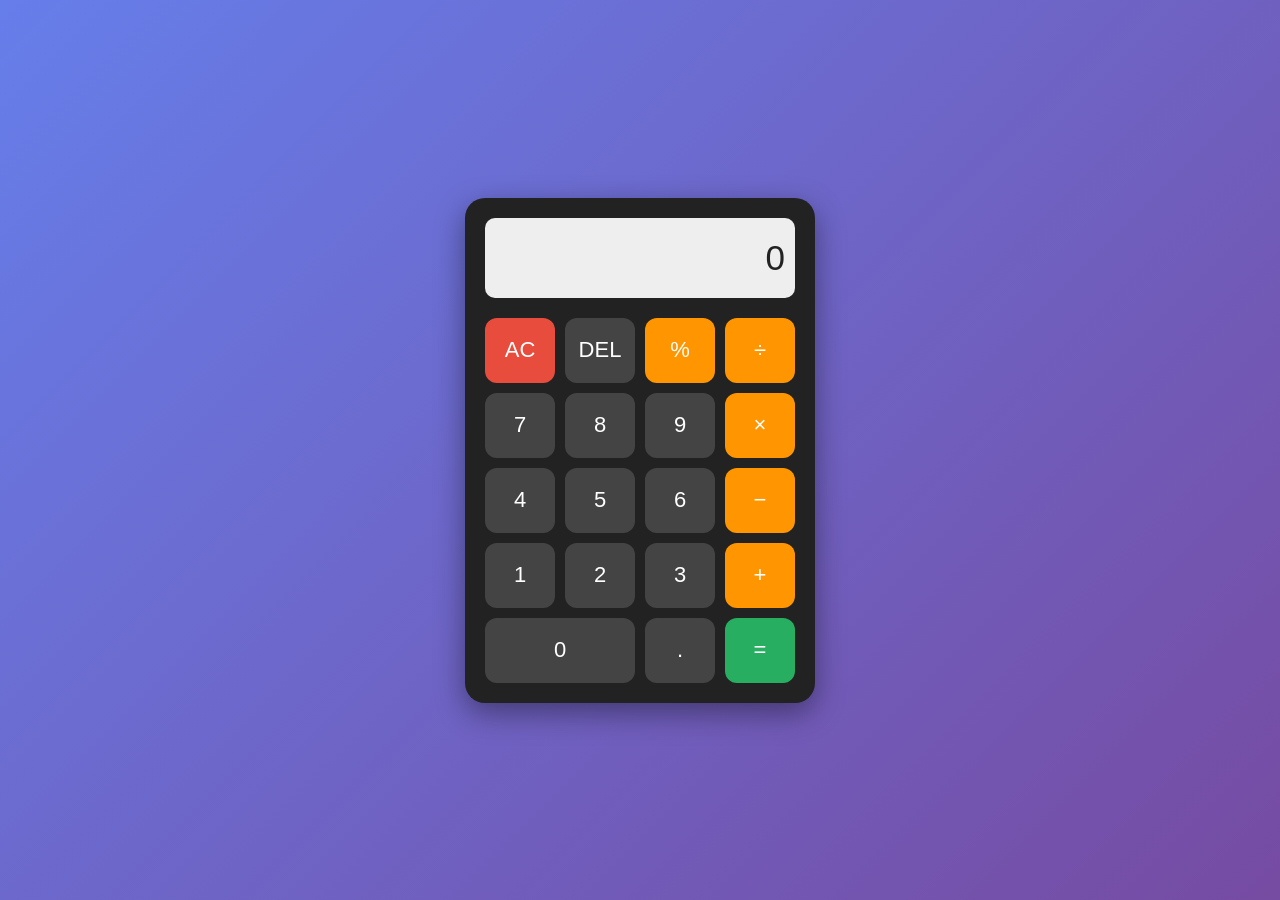
<file: Task-2-Calculator/index.html>
<!DOCTYPE html>
<html lang="en">


<head>
    <meta charset="UTF-8">
    <meta name="viewport" content="width=device-width, initial-scale=1.0">
    <title>Calculator</title>
    <link rel="stylesheet" href="/Task-2-Calculator/style.css">
</head>

<body>

    <div class="calculator">

        <input type="text" id="display" value="0" readonly>

        <div class="buttons">
            <button class="clear" onclick="clearDisplay()">AC</button>
            <button onclick="deleteNumber()">DEL</button>
            <button class="operator" onclick="appendValue('%')">%</button>
            <button class="operator" onclick="appendValue('/')">÷</button>

            <button onclick="appendValue('7')">7</button>
            <button onclick="appendValue('8')">8</button>
            <button onclick="appendValue('9')">9</button>
            <button class="operator" onclick="appendValue('*')">×</button>

            <button onclick="appendValue('4')">4</button>
            <button onclick="appendValue('5')">5</button>
            <button onclick="appendValue('6')">6</button>
            <button class="operator" onclick="appendValue('-')">−</button>

            <button onclick="appendValue('1')">1</button>
            <button onclick="appendValue('2')">2</button>
            <button onclick="appendValue('3')">3</button>
            <button class="operator" onclick="appendValue('+')">+</button>

            <button class="zero" onclick="appendValue('0')">0</button>
            <button onclick="appendValue('.')">.</button>
            <button class="equal" onclick="calculate()">=</button>
        </div>

    </div>

    <script src="/Task-2-Calculator/script.js"></script>
</body>

</html>
</file>
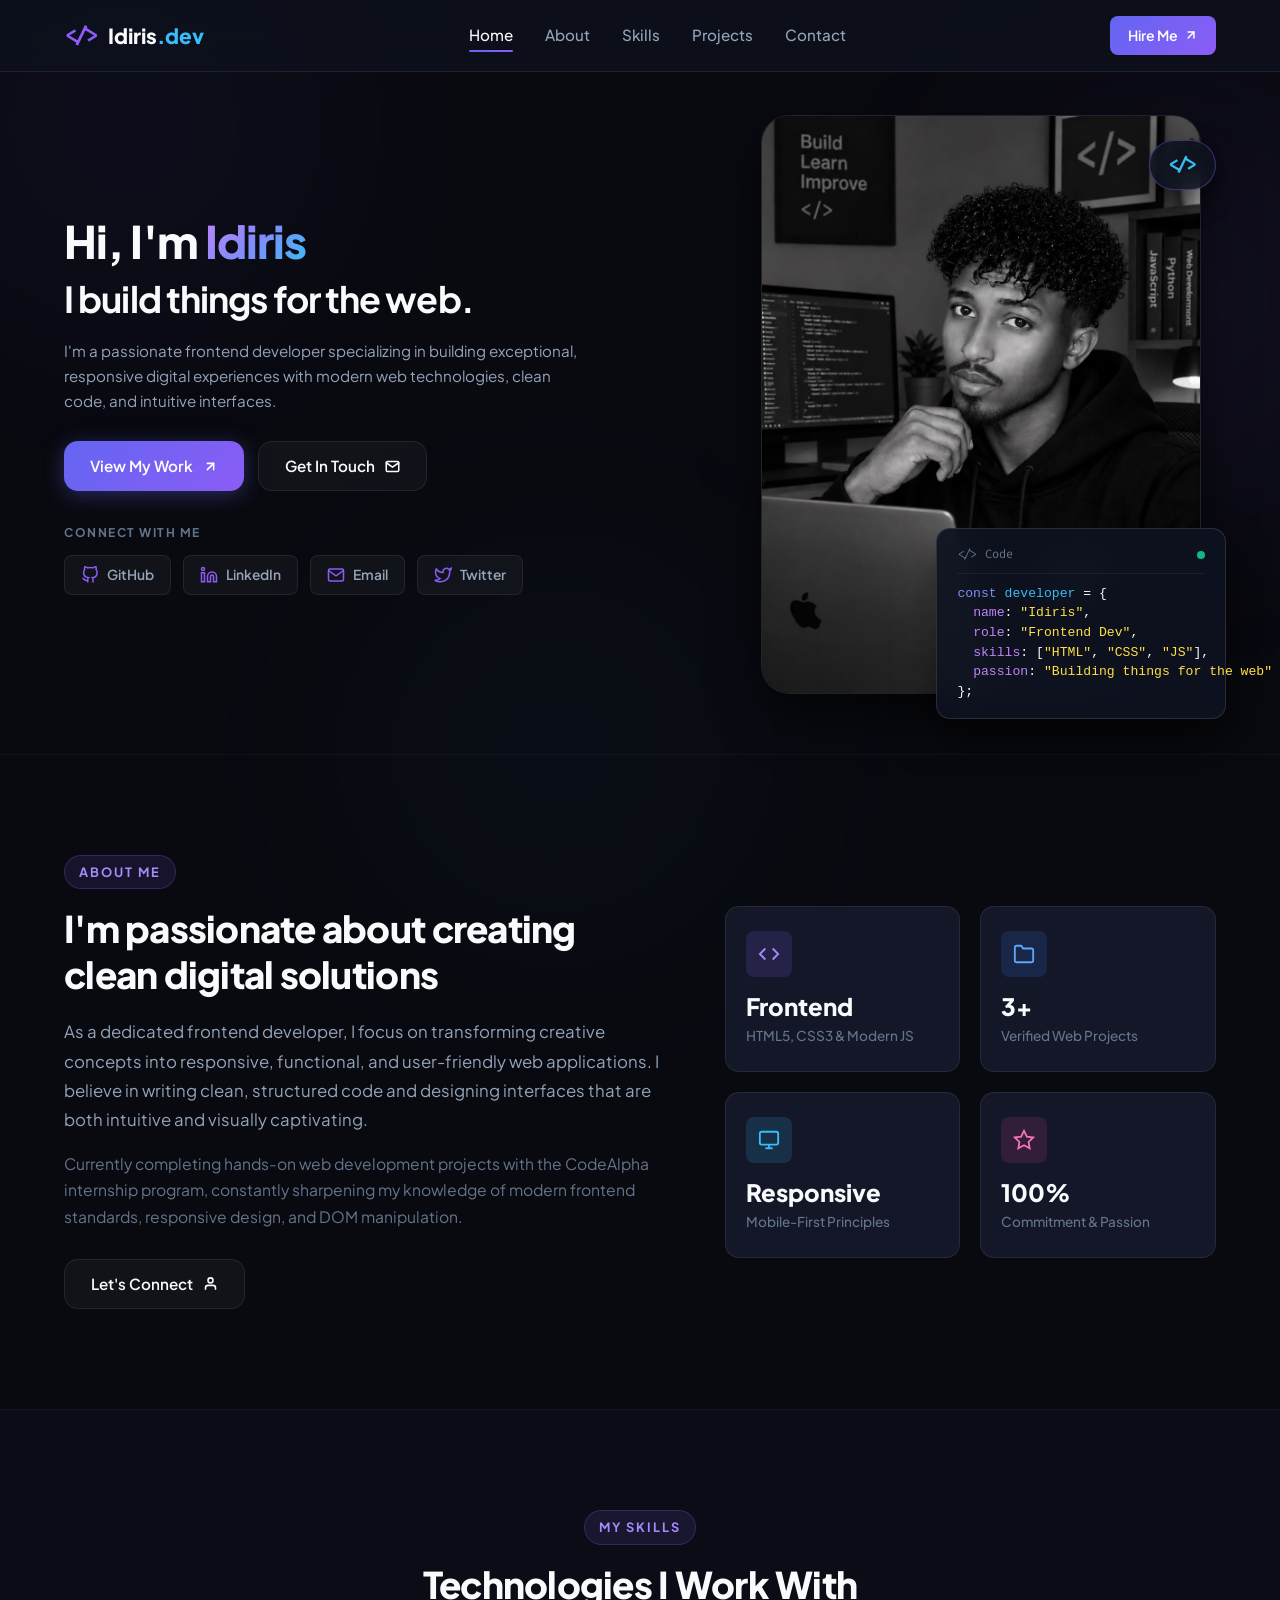
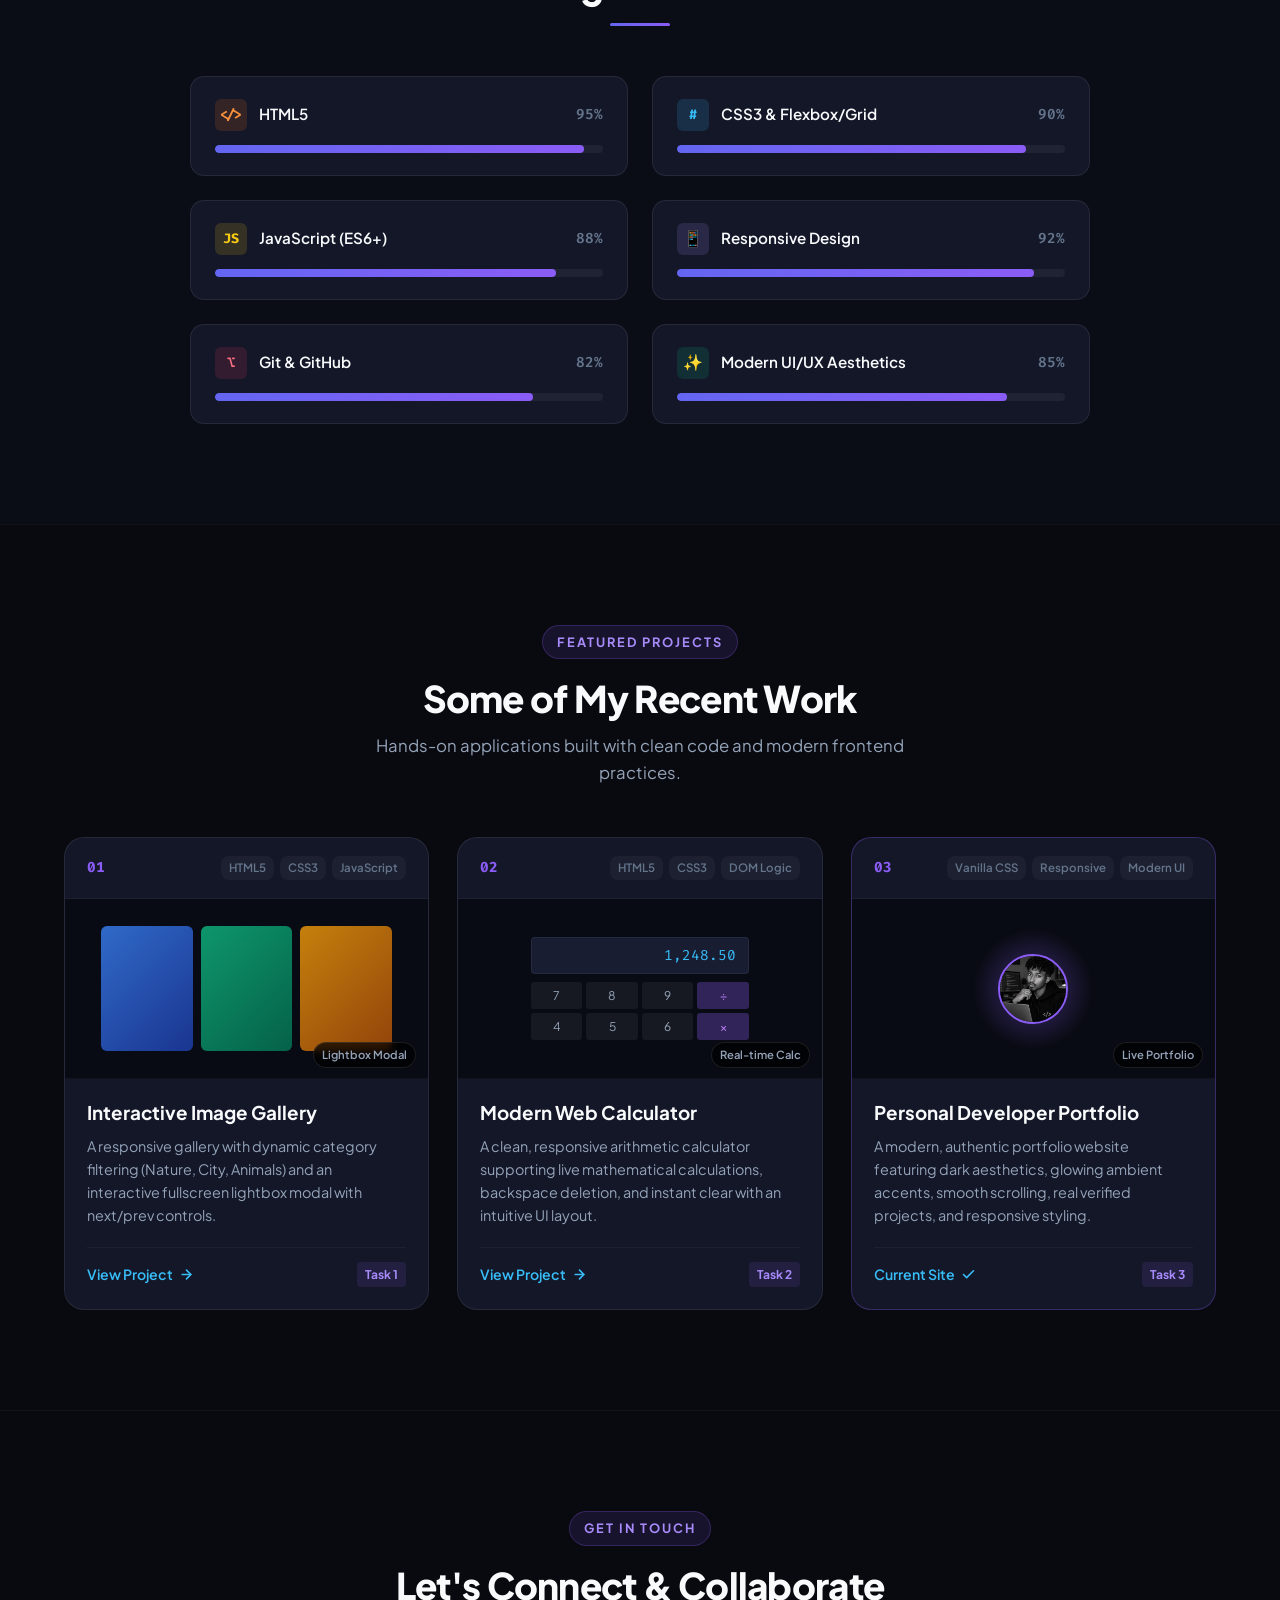
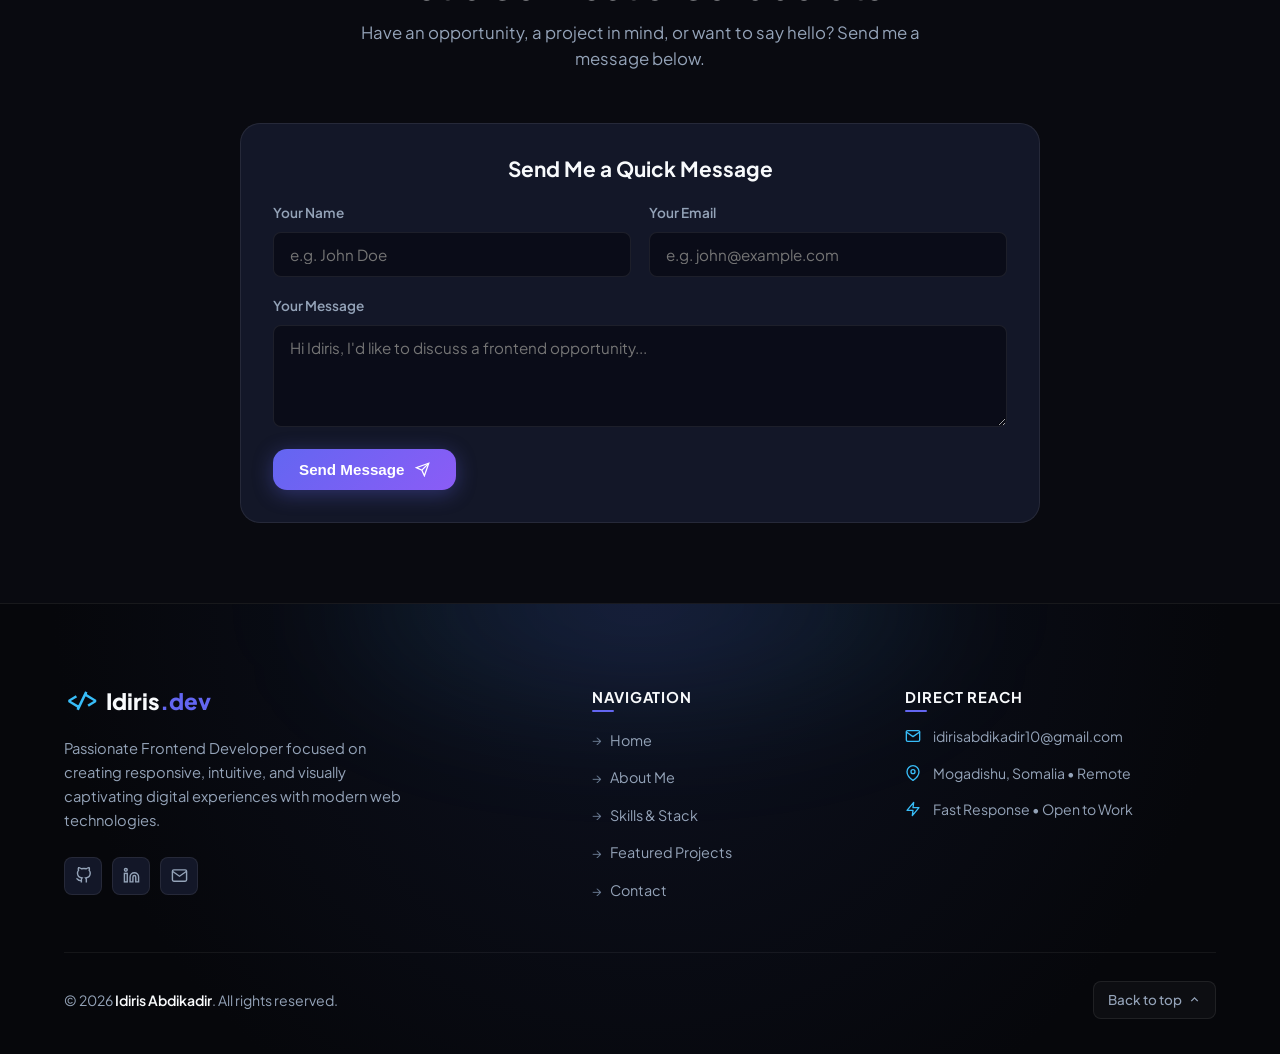
<file: Task-3-Portfolio/index.html>
<!DOCTYPE html>
<html lang="en">

<head>
    <meta charset="UTF-8">
    <meta name="viewport" content="width=device-width, initial-scale=1.0">
    <meta name="description"
        content="Personal Portfolio of Idiris Abdikadir - Frontend Developer crafting clean, modern, and responsive web applications.">
    <title>Idiris Abdikadir | Frontend Developer</title>

    <!-- Google Fonts -->
    <link rel="preconnect" href="https://fonts.googleapis.com">
    <link rel="preconnect" href="https://fonts.gstatic.com" crossorigin>
    <link
        href="https://fonts.googleapis.com/css2?family=Plus+Jakarta+Sans:wght@300;400;500;600;700;800&family=Fira+Code:wght@400;500&display=swap"
        rel="stylesheet">

    <!-- Stylesheet -->
    <link rel="stylesheet" href="style.css">
</head>

<body>

    <!-- Background Ambient Glows -->
    <div class="glow-orb glow-top-left"></div>
    <div class="glow-orb glow-top-right"></div>
    <div class="glow-orb glow-middle"></div>

    <!-- Navigation Bar -->
    <header class="navbar" id="navbar">
        <div class="nav-container">
            <a href="#home" class="nav-brand">
                <span class="brand-bracket">&lt;/&gt;</span>
                <span class="brand-name">Idiris<span class="brand-dot">.dev</span></span>
            </a>

            <nav class="nav-menu" id="nav-menu">
                <ul class="nav-list">
                    <li><a href="#home" class="nav-link active">Home</a></li>
                    <li><a href="#about" class="nav-link">About</a></li>
                    <li><a href="#skills" class="nav-link">Skills</a></li>
                    <li><a href="#projects" class="nav-link">Projects</a></li>
                    <li><a href="#contact" class="nav-link">Contact</a></li>
                </ul>
            </nav>

            <div class="nav-actions">
                <a href="#contact" class="btn-hire">
                    <span>Hire Me</span>
                    <svg class="icon-arrow" width="14" height="14" viewBox="0 0 24 24" fill="none" stroke="currentColor"
                        stroke-width="2.5" stroke-linecap="round" stroke-linejoin="round">
                        <line x1="7" y1="17" x2="17" y2="7"></line>
                        <polyline points="7 7 17 7 17 17"></polyline>
                    </svg>
                </a>
                <button class="mobile-toggle" id="mobile-toggle" aria-label="Toggle navigation">
                    <span class="bar"></span>
                    <span class="bar"></span>
                    <span class="bar"></span>
                </button>
            </div>
        </div>
    </header>

    <main>
        <!-- HERO SECTION -->
        <section class="hero-section" id="home">
            <div class="container hero-container">

                <!-- Hero Left: Content -->
                <div class="hero-content">
                    <h1 class="hero-title">
                        Hi, I'm <span class="gradient-text">Idiris</span>
                        <br>
                        <span class="hero-subtitle-line">I build things for the web.</span>
                    </h1>

                    <p class="hero-description">
                        I'm a passionate frontend developer specializing in building exceptional, responsive digital
                        experiences with modern web technologies, clean code, and intuitive interfaces.
                    </p>

                    <div class="hero-cta-group">
                        <a href="#projects" class="btn btn-primary">
                            <span>View My Work</span>
                            <svg width="15" height="15" viewBox="0 0 24 24" fill="none" stroke="currentColor"
                                stroke-width="2.5" stroke-linecap="round" stroke-linejoin="round">
                                <line x1="7" y1="17" x2="17" y2="7"></line>
                                <polyline points="7 7 17 7 17 17"></polyline>
                            </svg>
                        </a>
                        <a href="#contact" class="btn btn-secondary">
                            <span>Get In Touch</span>
                            <svg width="15" height="15" viewBox="0 0 24 24" fill="none" stroke="currentColor"
                                stroke-width="2.5" stroke-linecap="round" stroke-linejoin="round">
                                <path d="M4 4h16c1.1 0 2 .9 2 2v12c0 1.1-.9 2-2 2H4c-1.1 0-2-.9-2-2V6c0-1.1.9-2 2-2z">
                                </path>
                                <polyline points="22,6 12,13 2,6"></polyline>
                            </svg>
                        </a>
                    </div>

                    <div class="hero-social-strip">
                        <span class="social-label">CONNECT WITH ME</span>
                        <div class="hero-social-links">
                            <a href="https://github.com/idirisabdikadir" target="_blank" class="hero-social-btn"
                                title="GitHub">
                                <svg width="18" height="18" viewBox="0 0 24 24" fill="none" stroke="currentColor"
                                    stroke-width="2">
                                    <path
                                        d="M9 19c-5 1.5-5-2.5-7-3m14 6v-3.87a3.37 3.37 0 0 0-.94-2.61c3.14-.35 6.44-1.54 6.44-7A5.44 5.44 0 0 0 20 4.77 5.07 5.07 0 0 0 19.91 1S18.73.65 16 2.48a13.38 13.38 0 0 0-7 0C6.27.65 5.09 1 5.09 1A5.07 5.07 0 0 0 5 4.77a5.44 5.44 0 0 0-1.5 3.78c0 5.42 3.3 6.61 6.44 7A3.37 3.37 0 0 0 9 18.13V22">
                                    </path>
                                </svg>
                                <span>GitHub</span>
                            </a>
                            <a href="https://linkedin.com" target="_blank" class="hero-social-btn" title="LinkedIn">
                                <svg width="18" height="18" viewBox="0 0 24 24" fill="none" stroke="currentColor"
                                    stroke-width="2">
                                    <path
                                        d="M16 8a6 6 0 0 1 6 6v7h-4v-7a2 2 0 0 0-2-2 2 2 0 0 0-2 2v7h-4v-7a6 6 0 0 1 6-6z">
                                    </path>
                                    <rect x="2" y="9" width="4" height="12"></rect>
                                    <circle cx="4" cy="4" r="2"></circle>
                                </svg>
                                <span>LinkedIn</span>
                            </a>
                            <a href="mailto:idirisabdikadir10@gmail.com" class="hero-social-btn" title="Email">
                                <svg width="18" height="18" viewBox="0 0 24 24" fill="none" stroke="currentColor"
                                    stroke-width="2">
                                    <path
                                        d="M4 4h16c1.1 0 2 .9 2 2v12c0 1.1-.9 2-2 2H4c-1.1 0-2-.9-2-2V6c0-1.1.9-2 2-2z">
                                    </path>
                                    <polyline points="22,6 12,13 2,6"></polyline>
                                </svg>
                                <span>Email</span>
                            </a>
                            <a href="https://twitter.com" target="_blank" class="hero-social-btn" title="Twitter">
                                <svg width="18" height="18" viewBox="0 0 24 24" fill="none" stroke="currentColor"
                                    stroke-width="2">
                                    <path
                                        d="M23 3a10.9 10.9 0 0 1-3.14 1.53 4.48 4.48 0 0 0-7.86 3v1A10.66 10.66 0 0 1 3 4s-4 9 5 13a11.64 11.64 0 0 1-7 2c9 5 20 0 20-11.5a4.5 4.5 0 0 0-.08-.83A7.72 7.72 0 0 0 23 3z">
                                    </path>
                                </svg>
                                <span>Twitter</span>
                            </a>
                        </div>
                    </div>
                </div>

                <!-- Hero Right: Photo & Interactive Card -->
                <div class="hero-visual">
                    <div class="visual-wrapper">
                        <!-- Glowing Radial Backdrop -->
                        <div class="visual-glow-circle"></div>

                        <!-- Developer Image Container -->
                        <div class="image-frame">
                            <img src="images/my-image.jpeg" alt="Idiris Abdikadir - Frontend Developer"
                                class="hero-img">
                        </div>

                        <!-- Floating Code Badge </ > -->
                        <div class="floating-pill-badge">
                            <span class="code-symbol">&lt;/&gt;</span>
                        </div>

                        <!-- Floating Code Card -->
                        <div class="code-snippet-card">
                            <div class="card-window-header">
                                <span class="window-title">&lt;/&gt; Code</span>
                                <span class="status-indicator"></span>
                            </div>
                            <pre class="code-body"><code><span class="token-keyword">const</span> <span class="token-def">developer</span> = {
  <span class="token-prop">name</span>: <span class="token-string">"Idiris"</span>,
  <span class="token-prop">role</span>: <span class="token-string">"Frontend Dev"</span>,
  <span class="token-prop">skills</span>: [<span class="token-string">"HTML"</span>, <span class="token-string">"CSS"</span>, <span class="token-string">"JS"</span>],
  <span class="token-prop">passion</span>: <span class="token-string">"Building things for the web"</span>
};</code></pre>
                        </div>
                    </div>
                </div>

            </div>
        </section>

        <!-- ABOUT ME SECTION -->
        <section class="about-section" id="about">
            <div class="container">
                <div class="about-grid">

                    <!-- Left: Bio -->
                    <div class="about-info">
                        <div class="section-tag">ABOUT ME</div>
                        <h2 class="section-title">I'm passionate about creating clean digital solutions</h2>
                        <p class="section-text">
                            As a dedicated frontend developer, I focus on transforming creative concepts into
                            responsive, functional, and user-friendly web applications. I believe in writing clean,
                            structured code and designing interfaces that are both intuitive and visually captivating.
                        </p>
                        <p class="section-text-sub">
                            Currently completing hands-on web development projects with the CodeAlpha internship
                            program, constantly sharpening my knowledge of modern frontend standards, responsive design,
                            and DOM manipulation.
                        </p>
                        <div class="about-cta">
                            <a href="#contact" class="btn btn-secondary">
                                <span>Let's Connect</span>
                                <svg width="15" height="15" viewBox="0 0 24 24" fill="none" stroke="currentColor"
                                    stroke-width="2.5" stroke-linecap="round" stroke-linejoin="round">
                                    <path d="M20 21v-2a4 4 0 0 0-4-4H8a4 4 0 0 0-4 4v2"></path>
                                    <circle cx="12" cy="7" r="4"></circle>
                                </svg>
                            </a>
                        </div>
                    </div>

                    <!-- Right: Authentic 4 Stat Cards -->
                    <div class="stats-grid">
                        <div class="stat-card">
                            <div class="stat-icon-wrapper purple">
                                <svg width="22" height="22" viewBox="0 0 24 24" fill="none" stroke="currentColor"
                                    stroke-width="2">
                                    <polyline points="16 18 22 12 16 6"></polyline>
                                    <polyline points="8 6 2 12 8 18"></polyline>
                                </svg>
                            </div>
                            <div class="stat-content">
                                <h3 class="stat-number">Frontend</h3>
                                <p class="stat-label">HTML5, CSS3 & Modern JS</p>
                            </div>
                        </div>

                        <div class="stat-card">
                            <div class="stat-icon-wrapper blue">
                                <svg width="22" height="22" viewBox="0 0 24 24" fill="none" stroke="currentColor"
                                    stroke-width="2">
                                    <path
                                        d="M22 19a2 2 0 0 1-2 2H4a2 2 0 0 1-2-2V5a2 2 0 0 1 2-2h5l2 3h9a2 2 0 0 1 2 2z">
                                    </path>
                                </svg>
                            </div>
                            <div class="stat-content">
                                <h3 class="stat-number">3+</h3>
                                <p class="stat-label">Verified Web Projects</p>
                            </div>
                        </div>

                        <div class="stat-card">
                            <div class="stat-icon-wrapper cyan">
                                <svg width="22" height="22" viewBox="0 0 24 24" fill="none" stroke="currentColor"
                                    stroke-width="2">
                                    <rect x="2" y="3" width="20" height="14" rx="2" ry="2"></rect>
                                    <line x1="8" y1="21" x2="16" y2="21"></line>
                                    <line x1="12" y1="17" x2="12" y2="21"></line>
                                </svg>
                            </div>
                            <div class="stat-content">
                                <h3 class="stat-number">Responsive</h3>
                                <p class="stat-label">Mobile-First Principles</p>
                            </div>
                        </div>

                        <div class="stat-card">
                            <div class="stat-icon-wrapper violet">
                                <svg width="22" height="22" viewBox="0 0 24 24" fill="none" stroke="currentColor"
                                    stroke-width="2">
                                    <polygon
                                        points="12 2 15.09 8.26 22 9.27 17 14.14 18.18 21.02 12 17.77 5.82 21.02 7 14.14 2 9.27 8.91 8.26 12 2">
                                    </polygon>
                                </svg>
                            </div>
                            <div class="stat-content">
                                <h3 class="stat-number">100%</h3>
                                <p class="stat-label">Commitment & Passion</p>
                            </div>
                        </div>
                    </div>

                </div>
            </div>
        </section>

        <!-- SKILLS SECTION -->
        <section class="skills-section" id="skills">
            <div class="container">
                <div class="section-header text-center">
                    <div class="section-tag">MY SKILLS</div>
                    <h2 class="section-title">Technologies I Work With</h2>
                    <div class="header-divider"></div>
                </div>

                <div class="skills-grid">
                    <!-- HTML5 -->
                    <div class="skill-card">
                        <div class="skill-header">
                            <div class="skill-brand">
                                <div class="skill-icon html-icon">
                                    <span>&lt;/&gt;</span>
                                </div>
                                <span class="skill-name">HTML5</span>
                            </div>
                            <span class="skill-percent">95%</span>
                        </div>
                        <div class="progress-bar-bg">
                            <div class="progress-fill" style="--target-width: 95%;"></div>
                        </div>
                    </div>

                    <!-- CSS3 -->
                    <div class="skill-card">
                        <div class="skill-header">
                            <div class="skill-brand">
                                <div class="skill-icon css-icon">
                                    <span>#</span>
                                </div>
                                <span class="skill-name">CSS3 & Flexbox/Grid</span>
                            </div>
                            <span class="skill-percent">90%</span>
                        </div>
                        <div class="progress-bar-bg">
                            <div class="progress-fill" style="--target-width: 90%;"></div>
                        </div>
                    </div>

                    <!-- JavaScript -->
                    <div class="skill-card">
                        <div class="skill-header">
                            <div class="skill-brand">
                                <div class="skill-icon js-icon">
                                    <span>JS</span>
                                </div>
                                <span class="skill-name">JavaScript (ES6+)</span>
                            </div>
                            <span class="skill-percent">88%</span>
                        </div>
                        <div class="progress-bar-bg">
                            <div class="progress-fill" style="--target-width: 88%;"></div>
                        </div>
                    </div>

                    <!-- Responsive Design -->
                    <div class="skill-card">
                        <div class="skill-header">
                            <div class="skill-brand">
                                <div class="skill-icon responsive-icon">
                                    <span>📱</span>
                                </div>
                                <span class="skill-name">Responsive Design</span>
                            </div>
                            <span class="skill-percent">92%</span>
                        </div>
                        <div class="progress-bar-bg">
                            <div class="progress-fill" style="--target-width: 92%;"></div>
                        </div>
                    </div>

                    <!-- Git & GitHub -->
                    <div class="skill-card">
                        <div class="skill-header">
                            <div class="skill-brand">
                                <div class="skill-icon git-icon">
                                    <span>⌥</span>
                                </div>
                                <span class="skill-name">Git & GitHub</span>
                            </div>
                            <span class="skill-percent">82%</span>
                        </div>
                        <div class="progress-bar-bg">
                            <div class="progress-fill" style="--target-width: 82%;"></div>
                        </div>
                    </div>

                    <!-- UI / UX Styling -->
                    <div class="skill-card">
                        <div class="skill-header">
                            <div class="skill-brand">
                                <div class="skill-icon ui-icon">
                                    <span>✨</span>
                                </div>
                                <span class="skill-name">Modern UI/UX Aesthetics</span>
                            </div>
                            <span class="skill-percent">85%</span>
                        </div>
                        <div class="progress-bar-bg">
                            <div class="progress-fill" style="--target-width: 85%;"></div>
                        </div>
                    </div>
                </div>
            </div>
        </section>

        <!-- FEATURED PROJECTS SECTION -->
        <section class="projects-section" id="projects">
            <div class="container">
                <div class="section-header text-center">
                    <div class="section-tag">FEATURED PROJECTS</div>
                    <h2 class="section-title">Some of My Recent Work</h2>
                    <p class="section-subtitle">Hands-on applications built with clean code and modern frontend
                        practices.</p>
                </div>

                <div class="projects-grid">

                    <!-- Project 01: Image Gallery -->
                    <div class="project-card">
                        <div class="project-card-top">
                            <span class="project-num">01</span>
                            <div class="project-tags">
                                <span class="tag">HTML5</span>
                                <span class="tag">CSS3</span>
                                <span class="tag">JavaScript</span>
                            </div>
                        </div>

                        <div class="project-preview gallery-preview">
                            <div class="preview-backdrop">
                                <div class="preview-mosaic">
                                    <div class="mosaic-box m1"></div>
                                    <div class="mosaic-box m2"></div>
                                    <div class="mosaic-box m3"></div>
                                </div>
                                <div class="preview-badge">Lightbox Modal</div>
                            </div>
                        </div>

                        <div class="project-info">
                            <h3 class="project-title">Interactive Image Gallery</h3>
                            <p class="project-desc">
                                A responsive gallery with dynamic category filtering (Nature, City, Animals) and an
                                interactive fullscreen lightbox modal with next/prev controls.
                            </p>
                            <div class="project-footer">
                                <a href="../Task-1-Image-Gallery/index.html" target="_blank" class="project-link">
                                    <span>View Project</span>
                                    <svg width="15" height="15" viewBox="0 0 24 24" fill="none" stroke="currentColor"
                                        stroke-width="2.5" stroke-linecap="round" stroke-linejoin="round">
                                        <line x1="5" y1="12" x2="19" y2="12"></line>
                                        <polyline points="12 5 19 12 12 19"></polyline>
                                    </svg>
                                </a>
                                <span class="task-badge">Task 1</span>
                            </div>
                        </div>
                    </div>

                    <!-- Project 02: Calculator -->
                    <div class="project-card">
                        <div class="project-card-top">
                            <span class="project-num">02</span>
                            <div class="project-tags">
                                <span class="tag">HTML5</span>
                                <span class="tag">CSS3</span>
                                <span class="tag">DOM Logic</span>
                            </div>
                        </div>

                        <div class="project-preview calc-preview">
                            <div class="preview-backdrop">
                                <div class="preview-calc-screen">1,248.50</div>
                                <div class="preview-calc-keys">
                                    <span>7</span><span>8</span><span>9</span><span class="accent-key">÷</span>
                                    <span>4</span><span>5</span><span>6</span><span class="accent-key">×</span>
                                </div>
                                <div class="preview-badge">Real-time Calc</div>
                            </div>
                        </div>

                        <div class="project-info">
                            <h3 class="project-title">Modern Web Calculator</h3>
                            <p class="project-desc">
                                A clean, responsive arithmetic calculator supporting live mathematical calculations,
                                backspace deletion, and instant clear with an intuitive UI layout.
                            </p>
                            <div class="project-footer">
                                <a href="../Task-2-Calculator/index.html" target="_blank" class="project-link">
                                    <span>View Project</span>
                                    <svg width="15" height="15" viewBox="0 0 24 24" fill="none" stroke="currentColor"
                                        stroke-width="2.5" stroke-linecap="round" stroke-linejoin="round">
                                        <line x1="5" y1="12" x2="19" y2="12"></line>
                                        <polyline points="12 5 19 12 12 19"></polyline>
                                    </svg>
                                </a>
                                <span class="task-badge">Task 2</span>
                            </div>
                        </div>
                    </div>

                    <!-- Project 03: Portfolio -->
                    <div class="project-card active-card">
                        <div class="project-card-top">
                            <span class="project-num">03</span>
                            <div class="project-tags">
                                <span class="tag">Vanilla CSS</span>
                                <span class="tag">Responsive</span>
                                <span class="tag">Modern UI</span>
                            </div>
                        </div>

                        <div class="project-preview portfolio-preview">
                            <div class="preview-backdrop">
                                <div class="preview-port-glow"></div>
                                <div class="preview-avatar-mini">
                                    <img src="images/my-image.jpeg" alt="Avatar Thumbnail">
                                </div>
                                <div class="preview-badge">Live Portfolio</div>
                            </div>
                        </div>

                        <div class="project-info">
                            <h3 class="project-title">Personal Developer Portfolio</h3>
                            <p class="project-desc">
                                A modern, authentic portfolio website featuring dark aesthetics, glowing ambient
                                accents, smooth scrolling, real verified projects, and responsive styling.
                            </p>
                            <div class="project-footer">
                                <a href="#home" class="project-link">
                                    <span>Current Site</span>
                                    <svg width="15" height="15" viewBox="0 0 24 24" fill="none" stroke="currentColor"
                                        stroke-width="2.5" stroke-linecap="round" stroke-linejoin="round">
                                        <polyline points="20 6 9 17 4 12"></polyline>
                                    </svg>
                                </a>
                                <span class="task-badge">Task 3</span>
                            </div>
                        </div>
                    </div>

                </div>
            </div>
        </section>

        <!-- CONTACT SECTION -->
        <section class="contact-section" id="contact">
            <div class="container">
                <div class="section-header text-center">
                    <div class="section-tag">GET IN TOUCH</div>
                    <h2 class="section-title">Let's Connect &amp; Collaborate</h2>
                    <p class="section-subtitle">Have an opportunity, a project in mind, or want to say hello? Send me a message below.</p>
                </div>

                <!-- Interactive Quick Message Form -->
                <div class="message-box-card">
                    <h3 class="message-box-title">Send Me a Quick Message</h3>
                    <form id="contact-form" class="contact-form">
                        <div class="form-row">
                            <div class="input-group">
                                <label for="name">Your Name</label>
                                <input type="text" id="name" placeholder="e.g. John Doe" required>
                            </div>
                            <div class="input-group">
                                <label for="email">Your Email</label>
                                <input type="email" id="email" placeholder="e.g. john@example.com" required>
                            </div>
                        </div>
                        <div class="input-group">
                            <label for="message">Your Message</label>
                            <textarea id="message" rows="4"
                                placeholder="Hi Idiris, I'd like to discuss a frontend opportunity..."
                                required></textarea>
                        </div>
                        <button type="submit" class="btn btn-primary form-submit-btn">
                            <span>Send Message</span>
                            <svg width="15" height="15" viewBox="0 0 24 24" fill="none" stroke="currentColor"
                                stroke-width="2">
                                <line x1="22" y1="2" x2="11" y2="13"></line>
                                <polygon points="22 2 15 22 11 13 2 9 22 2"></polygon>
                            </svg>
                        </button>
                    </form>
                </div>

            </div>
        </section>
    </main>

    <!-- FOOTER -->
    <footer class="footer">
        <!-- Ambient Glow -->
        <div class="footer-glow"></div>

        <div class="container footer-content-wrap">
            <!-- Main 3-Column Grid -->
            <div class="footer-main-grid">
                <!-- Column 1: Brand & Overview -->
                <div class="footer-col footer-col-brand">
                    <a href="#home" class="footer-brand">
                        <span class="brand-bracket">&lt;/&gt;</span>
                        <span class="brand-name">Idiris<span class="brand-dot">.dev</span></span>
                    </a>
                    <p class="footer-bio">
                        Passionate Frontend Developer focused on creating responsive, intuitive, and visually
                        captivating digital experiences with modern web technologies.
                    </p>
                    <div class="footer-social-icons">
                        <a href="https://github.com/idirisabdikadir" target="_blank" class="footer-social-link"
                            title="GitHub" aria-label="GitHub">
                            <svg width="17" height="17" viewBox="0 0 24 24" fill="none" stroke="currentColor"
                                stroke-width="2">
                                <path
                                    d="M9 19c-5 1.5-5-2.5-7-3m14 6v-3.87a3.37 3.37 0 0 0-.94-2.61c3.14-.35 6.44-1.54 6.44-7A5.44 5.44 0 0 0 20 4.77 5.07 5.07 0 0 0 19.91 1S18.73.65 16 2.48a13.38 13.38 0 0 0-7 0C6.27.65 5.09 1 5.09 1A5.07 5.07 0 0 0 5 4.77a5.44 5.44 0 0 0-1.5 3.78c0 5.42 3.3 6.61 6.44 7A3.37 3.37 0 0 0 9 18.13V22">
                                </path>
                            </svg>
                        </a>
                        <a href="https://linkedin.com" target="_blank" class="footer-social-link" title="LinkedIn"
                            aria-label="LinkedIn">
                            <svg width="17" height="17" viewBox="0 0 24 24" fill="none" stroke="currentColor"
                                stroke-width="2">
                                <path
                                    d="M16 8a6 6 0 0 1 6 6v7h-4v-7a2 2 0 0 0-2-2 2 2 0 0 0-2 2v7h-4v-7a6 6 0 0 1 6-6z">
                                </path>
                                <rect x="2" y="9" width="4" height="12"></rect>
                                <circle cx="4" cy="4" r="2"></circle>
                            </svg>
                        </a>
                        <a href="mailto:idirisabdikadir10@gmail.com" class="footer-social-link" title="Email"
                            aria-label="Email">
                            <svg width="17" height="17" viewBox="0 0 24 24" fill="none" stroke="currentColor"
                                stroke-width="2">
                                <path d="M4 4h16c1.1 0 2 .9 2 2v12c0 1.1-.9 2-2 2H4c-1.1 0-2-.9-2-2V6c0-1.1.9-2 2-2z">
                                </path>
                                <polyline points="22,6 12,13 2,6"></polyline>
                            </svg>
                        </a>
                    </div>
                </div>

                <!-- Column 2: Navigation Links -->
                <div class="footer-col">
                    <h4 class="footer-col-title">Navigation</h4>
                    <ul class="footer-links-list">
                        <li><a href="#home" class="footer-link"><span class="link-arrow">→</span> Home</a></li>
                        <li><a href="#about" class="footer-link"><span class="link-arrow">→</span> About Me</a></li>
                        <li><a href="#skills" class="footer-link"><span class="link-arrow">→</span> Skills &amp;
                                Stack</a></li>
                        <li><a href="#projects" class="footer-link"><span class="link-arrow">→</span> Featured
                                Projects</a></li>
                        <li><a href="#contact" class="footer-link"><span class="link-arrow">→</span> Contact</a></li>
                    </ul>
                </div>

                <!-- Column 3: Contact & Availability -->
                <div class="footer-col">
                    <h4 class="footer-col-title">Direct Reach</h4>
                    <div class="footer-contact-info">
                        <div class="footer-info-item">
                            <svg class="info-svg" width="16" height="16" viewBox="0 0 24 24" fill="none"
                                stroke="currentColor" stroke-width="2" stroke-linecap="round" stroke-linejoin="round">
                                <path d="M4 4h16c1.1 0 2 .9 2 2v12c0 1.1-.9 2-2 2H4c-1.1 0-2-.9-2-2V6c0-1.1.9-2 2-2z">
                                </path>
                                <polyline points="22,6 12,13 2,6"></polyline>
                            </svg>
                            <a href="mailto:idirisabdikadir10@gmail.com" class="footer-info-value">idirisabdikadir10@gmail.com</a>
                        </div>
                        <div class="footer-info-item">
                            <svg class="info-svg" width="16" height="16" viewBox="0 0 24 24" fill="none"
                                stroke="currentColor" stroke-width="2" stroke-linecap="round" stroke-linejoin="round">
                                <path d="M21 10c0 7-9 13-9 13s-9-6-9-13a9 9 0 0 1 18 0z"></path>
                                <circle cx="12" cy="10" r="3"></circle>
                            </svg>
                            <span class="footer-info-value">Mogadishu, Somalia &bull; Remote</span>
                        </div>
                        <div class="footer-info-item">
                            <svg class="info-svg" width="16" height="16" viewBox="0 0 24 24" fill="none"
                                stroke="currentColor" stroke-width="2" stroke-linecap="round" stroke-linejoin="round">
                                <polygon points="13 2 3 14 12 14 11 22 21 10 12 10 13 2"></polygon>
                            </svg>
                            <span class="footer-info-value">Fast Response &bull; Open to Work</span>
                        </div>
                    </div>
                </div>
            </div>

            <!-- Footer Bottom Divider & Bar -->
            <div class="footer-bottom-bar">
                <p class="copyright-text">
                    &copy; <span id="current-year">2026</span> <span class="text-highlight">Idiris Abdikadir</span>. All
                    rights reserved.
                </p>

                <div class="footer-back-to-top">
                    <a href="#home" class="footer-top-anchor">
                        <span>Back to top</span>
                        <svg width="13" height="13" viewBox="0 0 24 24" fill="none" stroke="currentColor"
                            stroke-width="2.5">
                            <polyline points="18 15 12 9 6 15"></polyline>
                        </svg>
                    </a>
                </div>
            </div>
        </div>
    </footer>

    <!-- Floating Back to Top Button -->
    <button class="back-to-top" id="back-to-top" aria-label="Back to Top">
        <svg width="18" height="18" viewBox="0 0 24 24" fill="none" stroke="currentColor" stroke-width="2.5">
            <polyline points="18 15 12 9 6 15"></polyline>
        </svg>
    </button>

    <!-- Feedback Toast -->
    <div class="toast-notification" id="toast">
        <div class="toast-icon">✓</div>
        <div class="toast-message">
            <h4 class="toast-title">Message Sent!</h4>
            <p class="toast-desc">Thank you! Idiris will get back to you shortly.</p>
        </div>
    </div>

    <!-- JavaScript -->
    <script src="script.js"></script>
</body>

</html>
</file>
<file: Task-2-Calculator/style.css>
* {
    margin: 0;
    padding: 0;
    box-sizing: border-box;
}

body {
    min-height: 100vh;
    display: flex;
    justify-content: center;
    align-items: center;
    background: linear-gradient(135deg, #667eea, #764ba2);
    font-family: Arial, sans-serif;
}

.calculator {
    width: 350px;
    padding: 20px;
    background: #222;
    border-radius: 20px;
    box-shadow: 0 10px 30px rgba(0, 0, 0, 0.4);
}

#display {
    width: 100%;
    height: 80px;
    margin-bottom: 20px;
    padding: 10px;
    border: none;
    outline: none;
    border-radius: 10px;
    background: #eee;
    text-align: right;
    font-size: 35px;
    color: #222;
}

.buttons {
    display: grid;
    grid-template-columns: repeat(4, 1fr);
    gap: 10px;
}

button {
    height: 65px;
    border: none;
    border-radius: 12px;
    font-size: 22px;
    cursor: pointer;
    background: #444;
    color: white;
    transition: 0.2s;
}

button:hover {
    transform: scale(1.05);
    background: #555;
}

button:active {
    transform: scale(0.95);
}

.operator {
    background: #ff9500;
}

.operator:hover {
    background: #e68600;
}

.clear {
    background: #e74c3c;
}

.clear:hover {
    background: #c0392b;
}

.equal {
    background: #27ae60;
}

.equal:hover {
    background: #219150;
}

.zero {
    grid-column: span 2;
}
</file>
<file: Task-3-Portfolio/style.css>
/* Idiris Abdikadir - Personal Portfolio Design System */

/* Root Variables */
:root {
    --bg-main: #090A10;
    --bg-surface: #0E121E;
    --bg-card: #131728;
    --bg-card-hover: #181D32;
    --bg-glass: rgba(14, 18, 30, 0.75);

    --primary: #6366F1;
    --primary-gradient: linear-gradient(135deg, #6366F1 0%, #8B5CF6 100%);
    --accent-purple: #8B5CF6;
    --accent-cyan: #38BDF8;
    --accent-blue: #3B82F6;
    --accent-pink: #EC4899;

    --text-primary: #F8FAFC;
    --text-secondary: #94A3B8;
    --text-muted: #64748B;

    --border-subtle: rgba(255, 255, 255, 0.08);
    --border-focus: rgba(139, 92, 246, 0.5);
    --glow-primary: rgba(99, 102, 241, 0.25);

    --font-main: 'Plus Jakarta Sans', system-ui, -apple-system, sans-serif;
    --font-code: 'Fira Code', monospace;

    --radius-sm: 8px;
    --radius-md: 14px;
    --radius-lg: 20px;
    --radius-full: 9999px;

    --transition: all 0.3s cubic-bezier(0.16, 1, 0.3, 1);
}

/* Global Reset & Base */
*,
*::before,
*::after {
    margin: 0;
    padding: 0;
    box-sizing: border-box;
}

html {
    scroll-behavior: smooth;
    font-size: 16px;
}

body {
    background-color: var(--bg-main);
    color: var(--text-primary);
    font-family: var(--font-main);
    line-height: 1.6;
    overflow-x: hidden;
    position: relative;
    min-height: 100vh;
}

/* Container */
.container {
    width: 100%;
    max-width: 1200px;
    margin: 0 auto;
    padding: 0 24px;
}

/* Ambient Background Glows */
.glow-orb {
    position: fixed;
    border-radius: 50%;
    filter: blur(120px);
    pointer-events: none;
    z-index: -1;
    opacity: 0.6;
}

.glow-top-left {
    width: 450px;
    height: 450px;
    top: -100px;
    left: -100px;
    background: radial-gradient(circle, rgba(99, 102, 241, 0.22) 0%, transparent 70%);
}

.glow-top-right {
    width: 500px;
    height: 500px;
    top: 50px;
    right: -150px;
    background: radial-gradient(circle, rgba(139, 92, 246, 0.25) 0%, transparent 70%);
}

.glow-middle {
    width: 600px;
    height: 600px;
    top: 50%;
    left: 20%;
    background: radial-gradient(circle, rgba(56, 189, 248, 0.08) 0%, transparent 70%);
}

/* Typography & Headings */
h1,
h2,
h3,
h4,
h5,
h6 {
    color: var(--text-primary);
    font-weight: 700;
    line-height: 1.25;
}

p {
    color: var(--text-secondary);
}

a {
    text-decoration: none;
    color: inherit;
    transition: var(--transition);
}

/* Gradient Text Effect */
.gradient-text {
    background: linear-gradient(135deg, #C084FC 0%, #818CF8 50%, #38BDF8 100%);
    -webkit-background-clip: text;
    -webkit-text-fill-color: transparent;
    display: inline-block;
}

/* Section Header Shared */
.section-tag {
    display: inline-block;
    font-size: 0.8rem;
    font-weight: 700;
    letter-spacing: 2px;
    text-transform: uppercase;
    color: #A78BFA;
    background: rgba(139, 92, 246, 0.12);
    border: 1px solid rgba(139, 92, 246, 0.25);
    padding: 6px 14px;
    border-radius: var(--radius-full);
    margin-bottom: 16px;
}

.section-title {
    font-size: 2.3rem;
    font-weight: 800;
    margin-bottom: 12px;
    letter-spacing: -0.02em;
}

.section-subtitle {
    font-size: 1.05rem;
    color: var(--text-secondary);
    max-width: 600px;
    margin: 0 auto;
}

.text-center {
    text-align: center;
}

.header-divider {
    width: 60px;
    height: 3px;
    background: var(--primary-gradient);
    border-radius: 2px;
    margin: 16px auto 0;
}

/* Buttons */
.btn {
    display: inline-flex;
    align-items: center;
    justify-content: center;
    gap: 10px;
    padding: 12px 26px;
    font-size: 0.95rem;
    font-weight: 600;
    border-radius: var(--radius-md);
    cursor: pointer;
    transition: var(--transition);
    border: none;
    outline: none;
}

.btn-primary {
    background: var(--primary-gradient);
    color: #FFFFFF;
    box-shadow: 0 4px 20px rgba(99, 102, 241, 0.35);
}

.btn-primary:hover {
    transform: translateY(-2px);
    box-shadow: 0 8px 30px rgba(99, 102, 241, 0.5);
    color: #FFFFFF;
}

.btn-secondary {
    background: rgba(255, 255, 255, 0.04);
    color: var(--text-primary);
    border: 1px solid var(--border-subtle);
    backdrop-filter: blur(8px);
}

.btn-secondary:hover {
    background: rgba(255, 255, 255, 0.08);
    border-color: rgba(255, 255, 255, 0.2);
    transform: translateY(-2px);
}

.btn-sm {
    padding: 10px 20px;
    font-size: 0.88rem;
}

/* Navigation Bar */
.navbar {
    position: fixed;
    top: 0;
    left: 0;
    width: 100%;
    z-index: 1000;
    background: var(--bg-glass);
    backdrop-filter: blur(16px);
    border-bottom: 1px solid var(--border-subtle);
    transition: var(--transition);
}

.nav-container {
    max-width: 1200px;
    margin: 0 auto;
    padding: 16px 24px;
    display: flex;
    align-items: center;
    justify-content: space-between;
}

.nav-brand {
    display: flex;
    align-items: center;
    gap: 8px;
    font-weight: 800;
    font-size: 1.3rem;
    color: var(--text-primary);
}

.brand-bracket {
    color: var(--accent-purple);
    font-family: var(--font-code);
    font-weight: 700;
}

.brand-dot {
    color: var(--accent-cyan);
}

.nav-list {
    display: flex;
    align-items: center;
    gap: 32px;
    list-style: none;
}

.nav-link {
    font-size: 0.95rem;
    font-weight: 500;
    color: var(--text-secondary);
    position: relative;
    padding: 4px 0;
}

.nav-link:hover,
.nav-link.active {
    color: var(--text-primary);
}

.nav-link.active::after {
    content: '';
    position: absolute;
    bottom: -4px;
    left: 0;
    width: 100%;
    height: 2px;
    background: var(--primary-gradient);
    border-radius: 2px;
}

.nav-actions {
    display: flex;
    align-items: center;
    gap: 16px;
}

.btn-hire {
    display: inline-flex;
    align-items: center;
    gap: 6px;
    padding: 8px 18px;
    font-size: 0.88rem;
    font-weight: 600;
    color: #FFFFFF;
    background: var(--primary-gradient);
    border-radius: var(--radius-sm);
    transition: var(--transition);
}

.btn-hire:hover {
    box-shadow: 0 4px 18px rgba(99, 102, 241, 0.45);
    transform: translateY(-1px);
}

.mobile-toggle {
    display: none;
    background: transparent;
    border: none;
    cursor: pointer;
    flex-direction: column;
    gap: 5px;
    padding: 6px;
}

.mobile-toggle .bar {
    width: 22px;
    height: 2px;
    background-color: var(--text-primary);
    border-radius: 2px;
    transition: var(--transition);
}

/* Hero Section */
.hero-section {
    padding: 115px 0 60px;
    position: relative;
}

.hero-container {
    display: grid;
    grid-template-columns: 1.15fr 0.85fr;
    align-items: center;
    gap: 48px;
}

.hero-content {
    display: flex;
    flex-direction: column;
    align-items: flex-start;
}

.badge-role {
    display: inline-flex;
    align-items: center;
    gap: 8px;
    font-size: 0.8rem;
    font-weight: 700;
    letter-spacing: 1.5px;
    color: #A78BFA;
    background: rgba(139, 92, 246, 0.12);
    border: 1px solid rgba(139, 92, 246, 0.3);
    padding: 6px 14px;
    border-radius: var(--radius-full);
    margin-bottom: 20px;
}

.badge-dot {
    width: 8px;
    height: 8px;
    background-color: #10B981;
    border-radius: 50%;
    box-shadow: 0 0 10px #10B981;
}

.hero-title {
    font-size: clamp(2rem, 3.5vw, 2.9rem);
    font-weight: 800;
    line-height: 1.2;
    margin-bottom: 16px;
    letter-spacing: -0.02em;
}

.hero-subtitle-line {
    font-size: clamp(1.6rem, 2.8vw, 2.3rem);
    color: var(--text-primary);
    font-weight: 700;
    display: inline-block;
    margin-top: 4px;
}

.hero-description {
    font-size: clamp(0.95rem, 1.1vw, 1.05rem);
    color: var(--text-secondary);
    line-height: 1.65;
    margin-bottom: 28px;
    max-width: 520px;
}

.hero-cta-group {
    display: flex;
    gap: 14px;
    margin-bottom: 32px;
    flex-wrap: wrap;
}

.hero-social-strip {
    display: flex;
    flex-direction: column;
    gap: 12px;
}

.social-label {
    font-size: 0.75rem;
    font-weight: 700;
    letter-spacing: 1.5px;
    color: var(--text-muted);
}

.hero-social-links {
    display: flex;
    gap: 12px;
    flex-wrap: wrap;
}

.hero-social-btn {
    display: inline-flex;
    align-items: center;
    gap: 8px;
    padding: 8px 16px;
    border-radius: var(--radius-sm);
    background: rgba(255, 255, 255, 0.04);
    border: 1px solid var(--border-subtle);
    color: var(--text-secondary);
    font-size: 0.86rem;
    font-weight: 600;
    transition: var(--transition);
}

.hero-social-btn:hover {
    background: rgba(99, 102, 241, 0.15);
    border-color: rgba(139, 92, 246, 0.4);
    color: #FFFFFF;
    transform: translateY(-2px);
    box-shadow: 0 4px 16px rgba(99, 102, 241, 0.25);
}

.hero-social-btn svg {
    color: var(--accent-purple);
    transition: var(--transition);
}

.hero-social-btn:hover svg {
    color: var(--accent-cyan);
}

/* Hero Visual & Image */
.hero-visual {
    position: relative;
    display: flex;
    justify-content: center;
    align-items: center;
}

.visual-wrapper {
    position: relative;
    width: 100%;
    max-width: 440px;
}

.visual-glow-circle {
    position: absolute;
    width: 380px;
    height: 380px;
    top: 50%;
    left: 50%;
    transform: translate(-50%, -50%);
    background: radial-gradient(circle, rgba(139, 92, 246, 0.42) 0%, rgba(99, 102, 241, 0.18) 50%, transparent 72%);
    border-radius: 50%;
    z-index: 1;
    pointer-events: none;
    animation: pulseGlow 6s ease-in-out infinite alternate;
}

@keyframes pulseGlow {
    0% {
        transform: translate(-50%, -50%) scale(0.95);
        opacity: 0.7;
    }

    100% {
        transform: translate(-50%, -50%) scale(1.05);
        opacity: 1;
    }
}

.image-frame {
    position: relative;
    z-index: 2;
    border-radius: 28px;
    overflow: hidden;
    box-shadow: 0 20px 50px rgba(0, 0, 0, 0.6);
    border: 1px solid rgba(255, 255, 255, 0.08);
    background: #0D101C;
}

.hero-img {
    width: 100%;
    height: auto;
    display: block;
    object-fit: cover;
    transition: transform 0.6s cubic-bezier(0.16, 1, 0.3, 1);
}

.image-frame:hover .hero-img {
    transform: scale(1.03);
}

/* Floating Code Badge */
.floating-pill-badge {
    position: absolute;
    top: 25px;
    right: -15px;
    z-index: 4;
    background: rgba(14, 18, 30, 0.85);
    border: 1px solid rgba(139, 92, 246, 0.4);
    backdrop-filter: blur(12px);
    padding: 10px 16px;
    border-radius: var(--radius-full);
    box-shadow: 0 10px 25px rgba(0, 0, 0, 0.5);
    animation: float 4s ease-in-out infinite;
}

.code-symbol {
    font-family: var(--font-code);
    font-weight: 700;
    color: var(--accent-cyan);
    font-size: 1.1rem;
}

/* Floating Code Card */
.code-snippet-card {
    position: absolute;
    bottom: -25px;
    right: -25px;
    z-index: 4;
    background: rgba(15, 18, 32, 0.92);
    border: 1px solid rgba(255, 255, 255, 0.12);
    backdrop-filter: blur(14px);
    border-radius: var(--radius-md);
    padding: 16px 20px;
    box-shadow: 0 20px 40px rgba(0, 0, 0, 0.6);
    font-family: var(--font-code);
    font-size: 0.82rem;
    animation: float 5s ease-in-out infinite 1s;
    max-width: 290px;
}

@keyframes float {

    0%,
    100% {
        transform: translateY(0);
    }

    50% {
        transform: translateY(-8px);
    }
}

.card-window-header {
    display: flex;
    align-items: center;
    justify-content: space-between;
    margin-bottom: 10px;
    padding-bottom: 8px;
    border-bottom: 1px solid rgba(255, 255, 255, 0.06);
}

.window-title {
    font-size: 0.75rem;
    color: var(--text-muted);
}

.status-indicator {
    width: 8px;
    height: 8px;
    background-color: #10B981;
    border-radius: 50%;
}

.code-body {
    margin: 0;
    line-height: 1.5;
}

.token-keyword {
    color: #818CF8;
}

.token-def {
    color: #38BDF8;
}

.token-prop {
    color: #C084FC;
}

.token-string {
    color: #FDE047;
}

/* About Section */
.about-section {
    padding: 100px 0;
    position: relative;
    border-top: 1px solid rgba(255, 255, 255, 0.04);
}

.about-grid {
    display: grid;
    grid-template-columns: 1.1fr 0.9fr;
    gap: 60px;
    align-items: center;
}

.about-info .section-title {
    margin-bottom: 20px;
}

.section-text {
    font-size: 1.05rem;
    line-height: 1.75;
    margin-bottom: 16px;
    color: var(--text-secondary);
}

.section-text-sub {
    font-size: 0.98rem;
    line-height: 1.7;
    margin-bottom: 28px;
    color: var(--text-muted);
}

.about-cta {
    display: flex;
}

/* Stats 2x2 Grid */
.stats-grid {
    display: grid;
    grid-template-columns: repeat(2, 1fr);
    gap: 20px;
}

.stat-card {
    background: var(--bg-card);
    border: 1px solid var(--border-subtle);
    border-radius: var(--radius-md);
    padding: 24px 20px;
    display: flex;
    flex-direction: column;
    gap: 14px;
    transition: var(--transition);
}

.stat-card:hover {
    background: var(--bg-card-hover);
    border-color: rgba(139, 92, 246, 0.3);
    transform: translateY(-4px);
    box-shadow: 0 12px 28px rgba(0, 0, 0, 0.3);
}

.stat-icon-wrapper {
    width: 46px;
    height: 46px;
    border-radius: var(--radius-sm);
    display: flex;
    align-items: center;
    justify-content: center;
}

.stat-icon-wrapper.purple {
    background: rgba(139, 92, 246, 0.15);
    color: #A78BFA;
}

.stat-icon-wrapper.blue {
    background: rgba(59, 130, 246, 0.15);
    color: #60A5FA;
}

.stat-icon-wrapper.cyan {
    background: rgba(56, 189, 248, 0.15);
    color: #38BDF8;
}

.stat-icon-wrapper.violet {
    background: rgba(236, 72, 153, 0.15);
    color: #F472B6;
}

.stat-number {
    font-size: 1.5rem;
    font-weight: 800;
    color: var(--text-primary);
    margin-bottom: 4px;
}

.stat-label {
    font-size: 0.85rem;
    color: var(--text-muted);
    font-weight: 500;
}

/* Skills Section */
.skills-section {
    padding: 100px 0;
    position: relative;
    background: rgba(14, 18, 30, 0.4);
    border-top: 1px solid rgba(255, 255, 255, 0.04);
}

.section-header {
    margin-bottom: 50px;
}

.skills-grid {
    display: grid;
    grid-template-columns: repeat(2, 1fr);
    gap: 24px;
    max-width: 900px;
    margin: 0 auto;
}

.skill-card {
    background: var(--bg-card);
    border: 1px solid var(--border-subtle);
    border-radius: var(--radius-md);
    padding: 22px 24px;
    transition: var(--transition);
}

.skill-card:hover {
    border-color: rgba(139, 92, 246, 0.3);
    background: var(--bg-card-hover);
    transform: translateY(-2px);
}

.skill-header {
    display: flex;
    align-items: center;
    justify-content: space-between;
    margin-bottom: 14px;
}

.skill-brand {
    display: flex;
    align-items: center;
    gap: 12px;
}

.skill-icon {
    width: 32px;
    height: 32px;
    border-radius: 6px;
    display: flex;
    align-items: center;
    justify-content: center;
    font-size: 0.85rem;
    font-weight: 700;
    font-family: var(--font-code);
}

.html-icon {
    background: rgba(249, 115, 22, 0.15);
    color: #FB923C;
}

.css-icon {
    background: rgba(56, 189, 248, 0.15);
    color: #38BDF8;
}

.js-icon {
    background: rgba(250, 204, 21, 0.15);
    color: #FACC15;
}

.responsive-icon {
    background: rgba(167, 139, 250, 0.15);
    color: #C084FC;
    font-size: 1rem;
}

.git-icon {
    background: rgba(244, 63, 94, 0.15);
    color: #FB7185;
}

.ui-icon {
    background: rgba(16, 185, 129, 0.15);
    color: #34D399;
    font-size: 1rem;
}

.skill-name {
    font-weight: 600;
    font-size: 0.95rem;
}

.skill-percent {
    font-family: var(--font-code);
    font-size: 0.9rem;
    font-weight: 600;
    color: var(--text-muted);
}

.progress-bar-bg {
    width: 100%;
    height: 8px;
    background: rgba(255, 255, 255, 0.05);
    border-radius: var(--radius-full);
    overflow: hidden;
    position: relative;
}

.progress-fill {
    height: 100%;
    width: 0%;
    background: var(--primary-gradient);
    border-radius: var(--radius-full);
    transition: width 1.2s cubic-bezier(0.16, 1, 0.3, 1);
}

.skill-card.animated .progress-fill {
    width: var(--target-width);
}

/* Featured Projects Section */
.projects-section {
    padding: 100px 0;
    position: relative;
    border-top: 1px solid rgba(255, 255, 255, 0.04);
}

.projects-grid {
    display: grid;
    grid-template-columns: repeat(3, 1fr);
    gap: 28px;
    margin-top: 50px;
}

.project-card {
    background: var(--bg-card);
    border: 1px solid var(--border-subtle);
    border-radius: var(--radius-lg);
    overflow: hidden;
    display: flex;
    flex-direction: column;
    transition: var(--transition);
}

.project-card:hover {
    transform: translateY(-6px);
    border-color: rgba(139, 92, 246, 0.4);
    box-shadow: 0 16px 36px rgba(0, 0, 0, 0.45);
}

.project-card.active-card {
    border-color: rgba(139, 92, 246, 0.3);
}

.project-card-top {
    padding: 18px 22px;
    display: flex;
    align-items: center;
    justify-content: space-between;
    border-bottom: 1px solid rgba(255, 255, 255, 0.04);
}

.project-num {
    font-family: var(--font-code);
    font-size: 0.9rem;
    font-weight: 700;
    color: var(--accent-purple);
}

.project-tags {
    display: flex;
    gap: 6px;
    flex-wrap: wrap;
}

.tag {
    font-size: 0.72rem;
    font-weight: 600;
    padding: 3px 8px;
    border-radius: var(--radius-sm);
    background: rgba(255, 255, 255, 0.04);
    color: var(--text-muted);
}

/* Project Visual Mockups */
.project-preview {
    height: 180px;
    position: relative;
    overflow: hidden;
    background: #090B14;
    display: flex;
    align-items: center;
    justify-content: center;
    border-bottom: 1px solid rgba(255, 255, 255, 0.04);
}

.preview-backdrop {
    width: 100%;
    height: 100%;
    display: flex;
    align-items: center;
    justify-content: center;
    position: relative;
}

/* Mosaic Gallery Mockup */
.preview-mosaic {
    display: grid;
    grid-template-columns: repeat(3, 1fr);
    gap: 8px;
    width: 80%;
    height: 70%;
    opacity: 0.8;
}

.mosaic-box {
    border-radius: 6px;
    background: rgba(255, 255, 255, 0.08);
}

.mosaic-box.m1 {
    background: linear-gradient(135deg, #3B82F6 0%, #1E40AF 100%);
}

.mosaic-box.m2 {
    background: linear-gradient(135deg, #10B981 0%, #047857 100%);
}

.mosaic-box.m3 {
    background: linear-gradient(135deg, #F59E0B 0%, #B45309 100%);
}

/* Calculator Mockup */
.calc-preview .preview-backdrop {
    flex-direction: column;
    gap: 8px;
}

.preview-calc-screen {
    width: 60%;
    background: #181D32;
    padding: 6px 12px;
    text-align: right;
    font-family: var(--font-code);
    font-size: 0.9rem;
    color: #38BDF8;
    border-radius: 4px;
    border: 1px solid rgba(255, 255, 255, 0.06);
}

.preview-calc-keys {
    display: grid;
    grid-template-columns: repeat(4, 1fr);
    gap: 4px;
    width: 60%;
}

.preview-calc-keys span {
    background: rgba(255, 255, 255, 0.06);
    border-radius: 3px;
    text-align: center;
    font-size: 0.75rem;
    padding: 4px;
    color: var(--text-secondary);
}

.preview-calc-keys span.accent-key {
    background: rgba(139, 92, 246, 0.3);
    color: #C084FC;
}

/* Portfolio Mockup */
.preview-port-glow {
    position: absolute;
    width: 120px;
    height: 120px;
    background: radial-gradient(circle, rgba(139, 92, 246, 0.4) 0%, transparent 70%);
    border-radius: 50%;
}

.preview-avatar-mini {
    width: 70px;
    height: 70px;
    border-radius: 50%;
    overflow: hidden;
    border: 2px solid var(--accent-purple);
    z-index: 2;
}

.preview-avatar-mini img {
    width: 100%;
    height: 100%;
    object-fit: cover;
}

.preview-badge {
    position: absolute;
    bottom: 10px;
    right: 12px;
    font-size: 0.7rem;
    font-weight: 600;
    padding: 3px 8px;
    border-radius: var(--radius-full);
    background: rgba(0, 0, 0, 0.7);
    color: var(--text-secondary);
    border: 1px solid rgba(255, 255, 255, 0.1);
    backdrop-filter: blur(4px);
}

/* Project Info */
.project-info {
    padding: 22px;
    display: flex;
    flex-direction: column;
    flex-grow: 1;
}

.project-title {
    font-size: 1.18rem;
    font-weight: 700;
    margin-bottom: 10px;
}

.project-desc {
    font-size: 0.9rem;
    line-height: 1.6;
    color: var(--text-secondary);
    margin-bottom: 20px;
    flex-grow: 1;
}

.project-footer {
    display: flex;
    align-items: center;
    justify-content: space-between;
    padding-top: 14px;
    border-top: 1px solid rgba(255, 255, 255, 0.04);
}

.project-link {
    display: inline-flex;
    align-items: center;
    gap: 6px;
    font-size: 0.88rem;
    font-weight: 600;
    color: var(--accent-cyan);
    transition: var(--transition);
}

.project-link:hover {
    color: #FFFFFF;
    gap: 9px;
}

.task-badge {
    font-size: 0.75rem;
    font-weight: 700;
    color: #A78BFA;
    background: rgba(139, 92, 246, 0.12);
    padding: 3px 8px;
    border-radius: 4px;
}

/* Contact Section */
.contact-section {
    padding: 100px 0 80px;
    position: relative;
    border-top: 1px solid rgba(255, 255, 255, 0.04);
}

/* Message Box Card Form */
.message-box-card {
    background: var(--bg-card);
    border: 1px solid var(--border-subtle);
    border-radius: var(--radius-lg);
    padding: 32px;
    max-width: 800px;
    margin: 0 auto;
}

.message-box-title {
    font-size: 1.3rem;
    font-weight: 700;
    margin-bottom: 20px;
    text-align: center;
}

.contact-form {
    display: flex;
    flex-direction: column;
    gap: 18px;
}

.form-row {
    display: grid;
    grid-template-columns: repeat(2, 1fr);
    gap: 18px;
}

.input-group {
    display: flex;
    flex-direction: column;
    gap: 8px;
}

.input-group label {
    font-size: 0.85rem;
    font-weight: 600;
    color: var(--text-secondary);
}

.input-group input,
.input-group textarea {
    width: 100%;
    padding: 12px 16px;
    border-radius: var(--radius-sm);
    background: rgba(9, 11, 20, 0.8);
    border: 1px solid var(--border-subtle);
    color: var(--text-primary);
    font-family: var(--font-main);
    font-size: 0.95rem;
    transition: var(--transition);
    outline: none;
}

.input-group input:focus,
.input-group textarea:focus {
    border-color: var(--border-focus);
    box-shadow: 0 0 14px var(--glow-primary);
}

.form-submit-btn {
    align-self: flex-start;
    margin-top: 4px;
}

/* Footer */
.footer {
    position: relative;
    padding: 80px 0 35px;
    background: radial-gradient(circle at 50% 0%, #0D1120 0%, #06070B 75%);
    border-top: 1px solid rgba(255, 255, 255, 0.07);
    overflow: hidden;
}

.footer-glow {
    position: absolute;
    top: -120px;
    left: 50%;
    transform: translateX(-50%);
    width: 650px;
    height: 240px;
    background: radial-gradient(ellipse at center, rgba(99, 102, 241, 0.18) 0%, rgba(56, 189, 248, 0.08) 50%, transparent 80%);
    filter: blur(60px);
    pointer-events: none;
    z-index: 0;
}

.footer-content-wrap {
    position: relative;
    z-index: 1;
}

/* Main 3-Column Grid */
.footer-main-grid {
    display: grid;
    grid-template-columns: 2fr 1.1fr 1.3fr;
    gap: 50px;
    margin-bottom: 50px;
}

.footer-brand {
    display: inline-flex;
    align-items: center;
    gap: 6px;
    font-size: 1.4rem;
    font-weight: 800;
    color: var(--text-primary);
    text-decoration: none;
    margin-bottom: 16px;
}

.footer-brand .brand-bracket {
    color: var(--accent-cyan);
    font-family: var(--font-code);
    font-size: 1.2rem;
}

.footer-brand .brand-name {
    color: var(--text-primary);
}

.footer-brand .brand-dot {
    color: var(--primary);
}

.footer-bio {
    font-size: 0.92rem;
    color: var(--text-secondary);
    line-height: 1.65;
    margin-bottom: 24px;
    max-width: 360px;
}

.footer-social-icons {
    display: flex;
    align-items: center;
    gap: 10px;
}

.footer-social-link {
    width: 38px;
    height: 38px;
    border-radius: var(--radius-sm);
    background: var(--bg-card);
    border: 1px solid var(--border-subtle);
    color: var(--text-secondary);
    display: flex;
    align-items: center;
    justify-content: center;
    transition: var(--transition);
    text-decoration: none;
}

.footer-social-link:hover {
    background: var(--primary-gradient);
    color: #FFFFFF;
    border-color: transparent;
    transform: translateY(-3px);
    box-shadow: 0 6px 16px rgba(99, 102, 241, 0.35);
}

.footer-col-title {
    font-size: 0.92rem;
    font-weight: 700;
    text-transform: uppercase;
    letter-spacing: 0.06em;
    color: var(--text-primary);
    margin-bottom: 20px;
    position: relative;
    display: inline-block;
}

.footer-col-title::after {
    content: '';
    position: absolute;
    bottom: -6px;
    left: 0;
    width: 22px;
    height: 2px;
    background: var(--primary);
    border-radius: 2px;
}

.footer-links-list {
    list-style: none;
    display: flex;
    flex-direction: column;
    gap: 12px;
}

.footer-link {
    color: var(--text-secondary);
    text-decoration: none;
    font-size: 0.9rem;
    display: inline-flex;
    align-items: center;
    gap: 8px;
    transition: var(--transition);
}

.footer-link .link-arrow {
    font-size: 0.85rem;
    color: var(--text-muted);
    transition: transform 0.25s ease, color 0.25s ease;
}

.footer-link:hover {
    color: var(--text-primary);
    transform: translateX(4px);
}

.footer-link:hover .link-arrow {
    color: var(--accent-cyan);
    transform: translateX(3px);
}

.footer-contact-info {
    display: flex;
    flex-direction: column;
    gap: 16px;
}

.footer-info-item {
    display: flex;
    align-items: flex-start;
    gap: 12px;
    font-size: 0.88rem;
    color: var(--text-secondary);
    line-height: 1.45;
}

.footer-info-item .info-svg {
    color: var(--accent-cyan);
    flex-shrink: 0;
    margin-top: 2px;
}

.footer-info-value {
    color: var(--text-secondary);
    text-decoration: none;
    transition: var(--transition);
    word-break: break-all;
}

.footer-info-value:hover {
    color: var(--accent-cyan);
}

/* Footer Bottom Bar */
.footer-bottom-bar {
    padding-top: 28px;
    border-top: 1px solid rgba(255, 255, 255, 0.06);
    display: flex;
    align-items: center;
    justify-content: space-between;
    gap: 20px;
    font-size: 0.88rem;
    color: var(--text-muted);
    flex-wrap: wrap;
}

.text-highlight {
    color: var(--text-primary);
    font-weight: 600;
}

.heart-svg {
    color: #EF4444;
    display: inline-block;
    vertical-align: -2px;
    animation: heartPulse 1.5s infinite;
}

@keyframes heartPulse {
    0%,
    100% {
        transform: scale(1);
    }
    50% {
        transform: scale(1.25);
    }
}

.footer-top-anchor {
    display: inline-flex;
    align-items: center;
    gap: 6px;
    color: var(--text-secondary);
    text-decoration: none;
    font-size: 0.84rem;
    font-weight: 500;
    padding: 7px 14px;
    border-radius: var(--radius-sm);
    background: rgba(255, 255, 255, 0.03);
    border: 1px solid var(--border-subtle);
    transition: var(--transition);
}

.footer-top-anchor:hover {
    color: var(--text-primary);
    background: rgba(99, 102, 241, 0.12);
    border-color: rgba(99, 102, 241, 0.3);
    transform: translateY(-2px);
}

/* Back to Top */
.back-to-top {
    position: fixed;
    bottom: 30px;
    right: 30px;
    width: 44px;
    height: 44px;
    border-radius: var(--radius-sm);
    background: var(--bg-card);
    border: 1px solid var(--border-subtle);
    color: var(--text-primary);
    display: flex;
    align-items: center;
    justify-content: center;
    cursor: pointer;
    z-index: 99;
    opacity: 0;
    visibility: hidden;
    transition: var(--transition);
}

.back-to-top.visible {
    opacity: 1;
    visibility: visible;
}

.back-to-top:hover {
    background: var(--primary-gradient);
    color: #FFFFFF;
    transform: translateY(-3px);
}

/* Feedback Toast Notification */
.toast-notification {
    position: fixed;
    bottom: 30px;
    left: 50%;
    transform: translateX(-50%) translateY(100px);
    background: #14192B;
    border: 1px solid #10B981;
    border-radius: var(--radius-md);
    padding: 14px 22px;
    display: flex;
    align-items: center;
    gap: 14px;
    box-shadow: 0 15px 35px rgba(0, 0, 0, 0.6);
    z-index: 10000;
    opacity: 0;
    transition: transform 0.4s cubic-bezier(0.16, 1, 0.3, 1), opacity 0.4s ease;
    pointer-events: none;
}

.toast-notification.show {
    transform: translateX(-50%) translateY(0);
    opacity: 1;
}

.toast-icon {
    width: 28px;
    height: 28px;
    border-radius: 50%;
    background: #10B981;
    color: #FFFFFF;
    display: flex;
    align-items: center;
    justify-content: center;
    font-weight: 700;
    font-size: 0.9rem;
}

.toast-title {
    font-size: 0.95rem;
    font-weight: 700;
    color: var(--text-primary);
}

.toast-desc {
    font-size: 0.82rem;
    color: var(--text-secondary);
}

/* Responsive Media Queries */
@media (max-width: 1024px) {
    .hero-container {
        grid-template-columns: 1fr;
        gap: 60px;
        text-align: center;
    }

    .hero-content {
        align-items: center;
    }

    .hero-description {
        max-width: 600px;
    }

    .hero-cta-group {
        justify-content: center;
    }

    .hero-social-strip {
        align-items: center;
    }

    .about-grid {
        grid-template-columns: 1fr;
        gap: 40px;
    }

    .projects-grid {
        grid-template-columns: repeat(2, 1fr);
    }

    .footer-main-grid {
        grid-template-columns: repeat(2, 1fr);
        gap: 40px;
    }
}

@media (max-width: 768px) {
    .hero-title {
        font-size: 2.1rem;
    }

    .hero-subtitle-line {
        font-size: 1.65rem;
    }

    .section-title {
        font-size: 1.85rem;
    }

    .mobile-toggle {
        display: flex;
    }

    .nav-menu {
        position: fixed;
        top: 70px;
        left: 0;
        width: 100%;
        background: rgba(9, 10, 16, 0.97);
        backdrop-filter: blur(20px);
        border-bottom: 1px solid var(--border-subtle);
        padding: 24px 0;
        transform: translateY(-150%);
        transition: transform 0.4s cubic-bezier(0.16, 1, 0.3, 1);
    }

    .nav-menu.open {
        transform: translateY(0);
    }

    .nav-list {
        flex-direction: column;
        gap: 20px;
    }

    .skills-grid {
        grid-template-columns: 1fr;
    }

    .projects-grid {
        grid-template-columns: 1fr;
    }

    .stats-grid {
        grid-template-columns: 1fr;
    }

    .form-row {
        grid-template-columns: 1fr;
    }

    .footer-main-grid {
        grid-template-columns: 1fr;
        gap: 36px;
    }

    .footer-bottom-bar {
        flex-direction: column;
        text-align: center;
        gap: 16px;
    }

    .footer-back-to-top {
        margin-top: 4px;
    }

    .code-snippet-card {
        display: none;
        /* Hide floating card on small mobile screens to keep layout clean */
    }

    .floating-pill-badge {
        right: 5px;
        top: 10px;
    }
}
</file>
